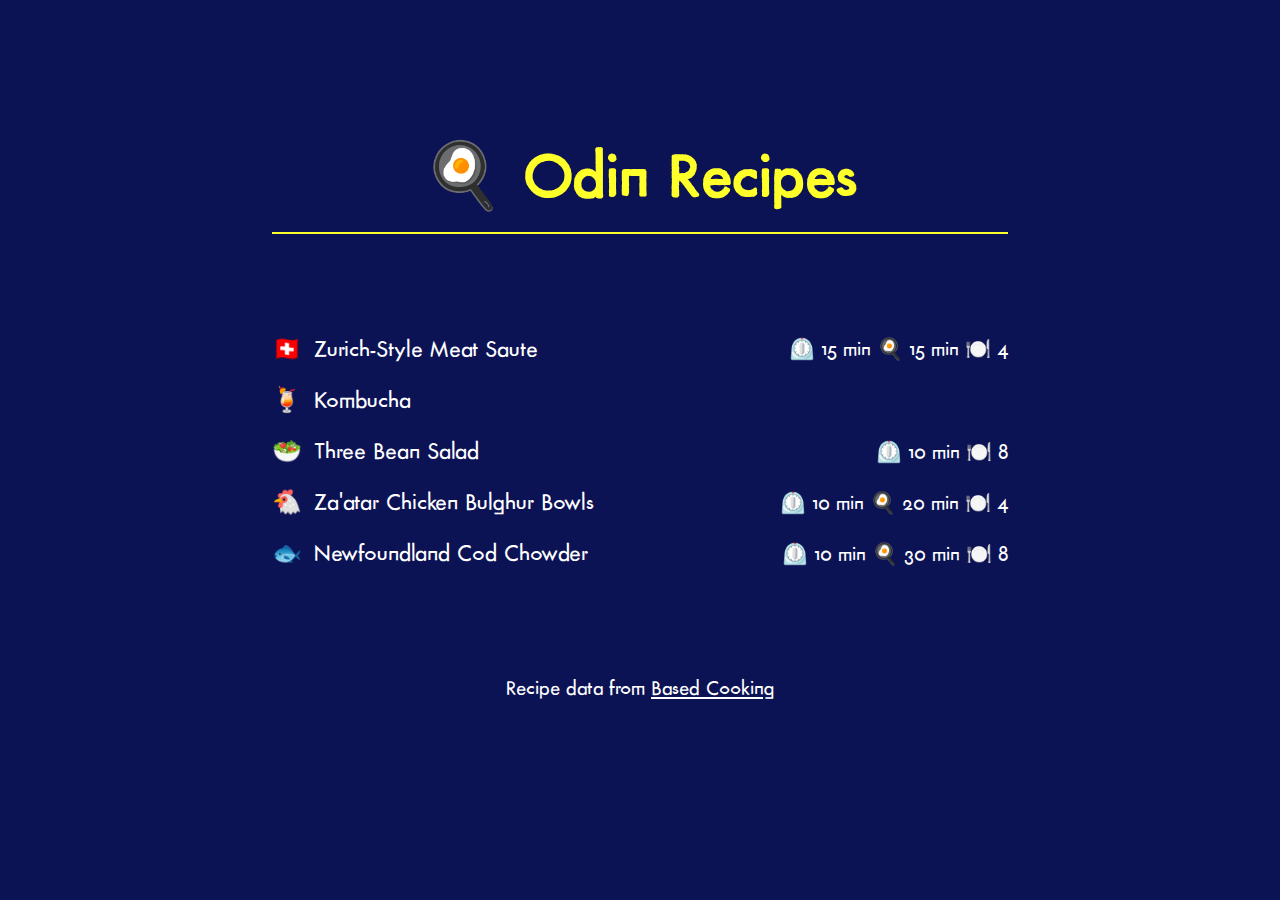
<file: index.html>
<!DOCTYPE html>
<html lang="en">
  <head>
    <meta charset="UTF-8" />
    <meta name="viewport" content="width=device-width, initial-scale=1.0" />
    <link rel="stylesheet" href="./styles.css" />
    <title>Odin Recipes</title>
  </head>
  <body>
    <main>
      <h1 class="title title-main">🍳 Odin Recipes</h1>
      <ul class="recipe-list">
        <li class="recipe-item">
          <a
            class="recipe-link"
            data-id="zurich-meat"
            href="./pages/zurich-meat-saute.html"
            >Zurich-Style Meat Saute</a
          >
          <span>⏲️ 15 min 🍳 15 min 🍽️ 4</span>
        </li>
        <li class="recipe-item">
          <a class="recipe-link" data-id="kombucha" href="./pages/kombucha.html"
            >Kombucha</a
          >
        </li>
        <li class="recipe-item">
          <a
            class="recipe-link"
            data-id="three-bean-salad"
            href="./pages/three-bean-salad.html"
            >Three Bean Salad</a
          >

          <span>⏲️ 10 min 🍽️ 8</span>
        </li>
        <li class="recipe-item">
          <a
            class="recipe-link"
            data-id="chicken-bulghur"
            href="./pages/zaatar-chicken-bulgur-bowls.html"
            >Za'atar Chicken Bulghur Bowls
          </a>

          <span>⏲️ 10 min 🍳 20 min 🍽️ 4</span>
        </li>
        <li class="recipe-item">
          <a
            class="recipe-link"
            data-id="newfoundland"
            href="./pages/newfoundland-cod-chowder.html"
            >Newfoundland Cod Chowder
          </a>

          <span>⏲️ 10 min 🍳 30 min 🍽️ 8</span>
        </li>
      </ul>
      <p class="origin-link">
        Recipe data from <a href="https://based.cooking/">Based Cooking</a>
      </p>
    </main>
  </body>
</html>
</file>
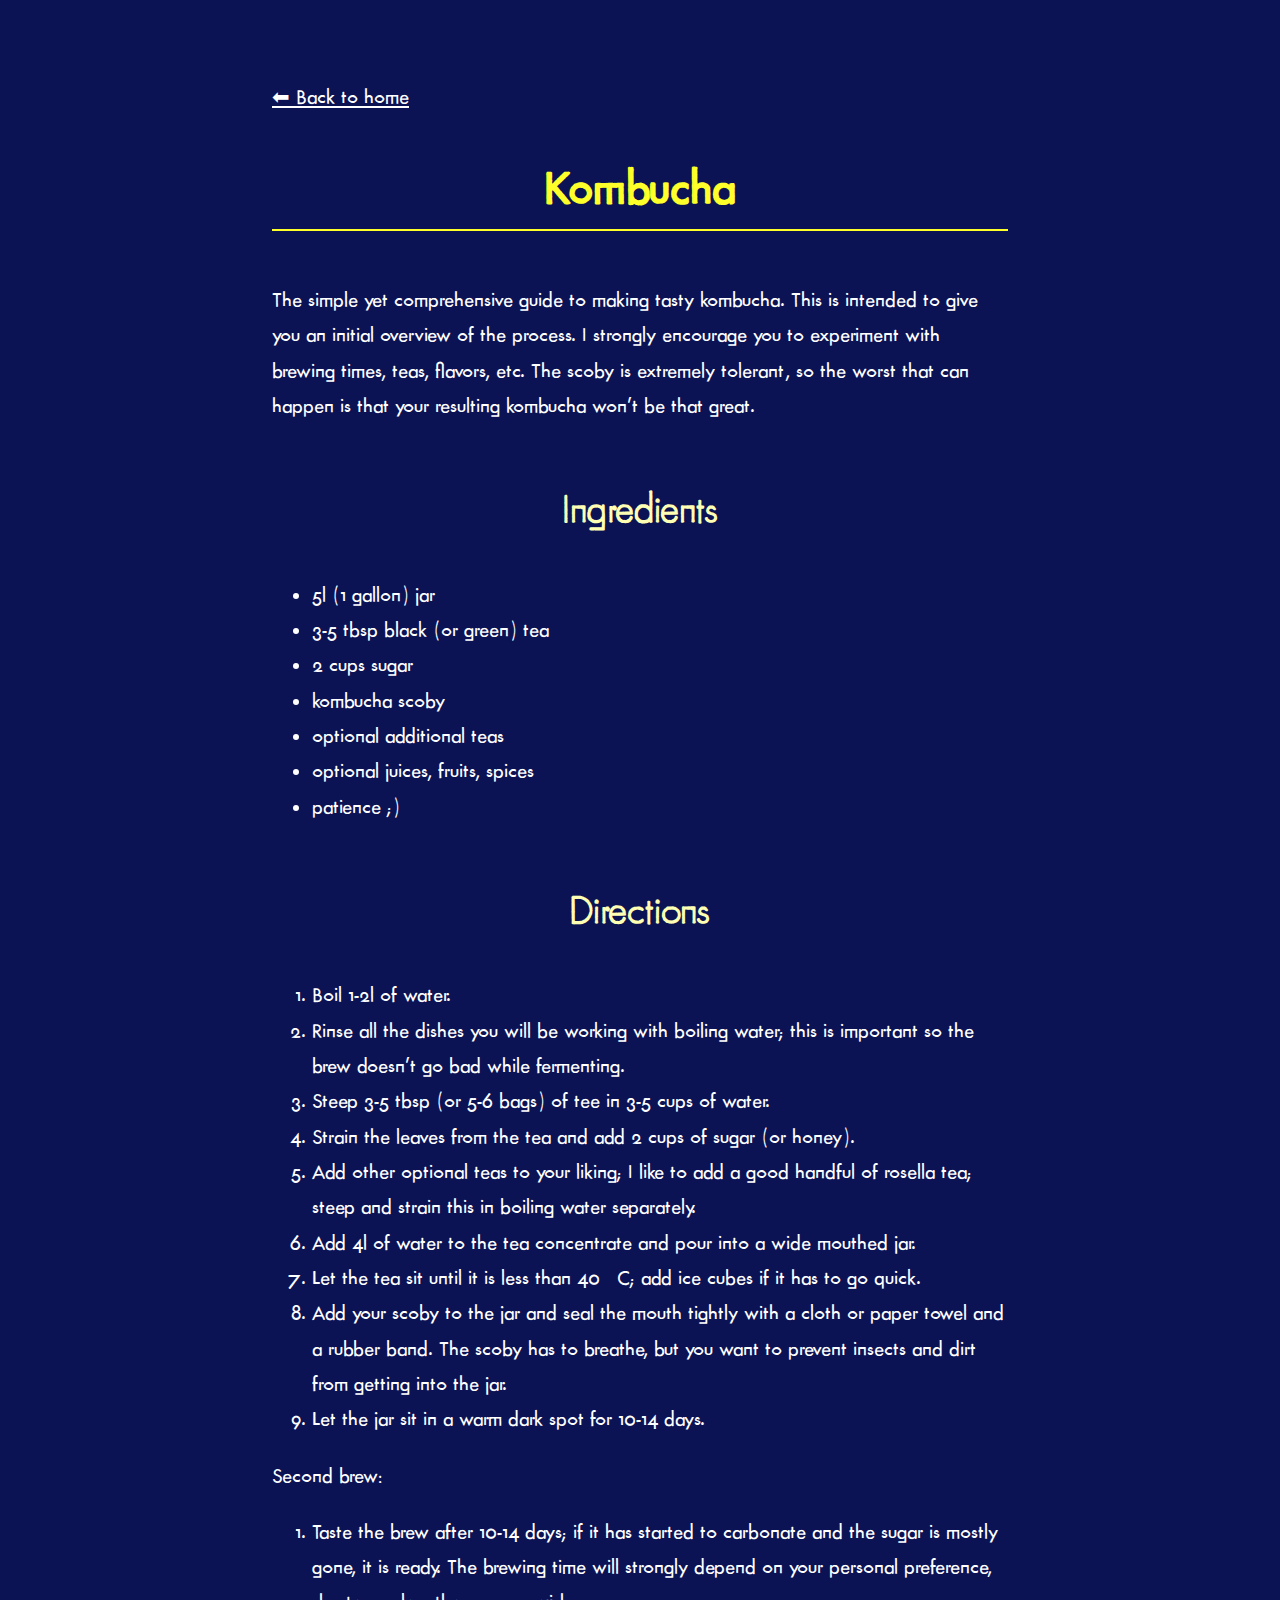
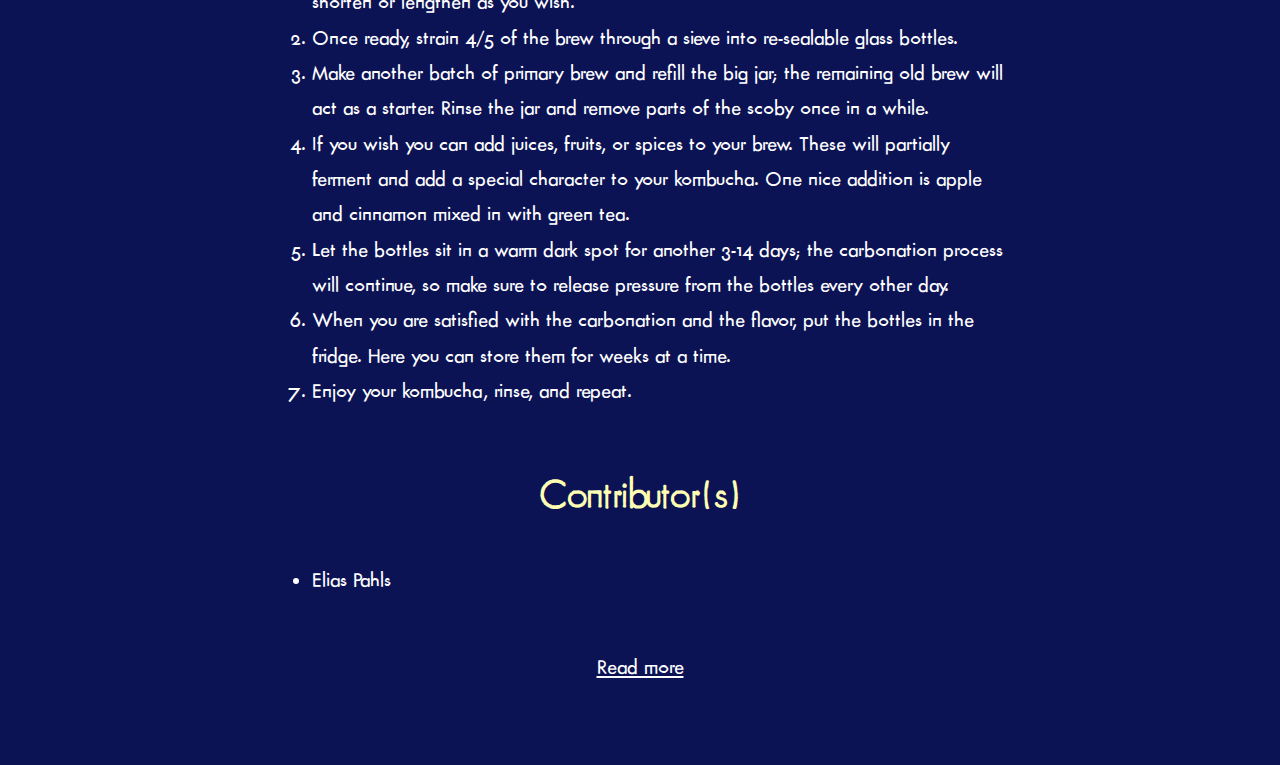
<file: pages/kombucha.html>
<!DOCTYPE html>
<html lang="en">
  <head>
    <meta charset="UTF-8" />
    <meta name="viewport" content="width=device-width, initial-scale=1.0" />
    <link rel="stylesheet" href="../styles.css" />
    <title>Zurich-Style Meat Saute</title>
  </head>
  <body>
    <main>
      <a href="/">⬅ Back to home</a>
      <h1 class="title title-recipe">Kombucha</h1>

      <article>
        <div class="recipe-intro">
          <p>
            The simple yet comprehensive guide to making tasty kombucha. This is
            intended to give you an initial overview of the process. I strongly
            encourage you to experiment with brewing times, teas, flavors, etc.
            The scoby is extremely tolerant, so the worst that can happen is
            that your resulting kombucha won’t be that great.
          </p>
        </div>

        <div class="recipe-ing">
          <h2 class="title title-steps">Ingredients</h2>
          <ul>
            <li>5l (1 gallon) jar</li>
            <li>3-5 tbsp black (or green) tea</li>
            <li>2 cups sugar</li>
            <li>kombucha scoby</li>
            <li>optional additional teas</li>
            <li>optional juices, fruits, spices</li>
            <li>patience ;)</li>
          </ul>
        </div>

        <div class="recipe-directions">
          <h2 class="title title-steps">Directions</h2>
          <ol>
            <li>Boil 1-2l of water.</li>
            <li>
              Rinse all the dishes you will be working with boiling water; this
              is important so the brew doesn’t go bad while fermenting.
            </li>
            <li>Steep 3-5 tbsp (or 5-6 bags) of tee in 3-5 cups of water.</li>
            <li>
              Strain the leaves from the tea and add 2 cups of sugar (or honey).
            </li>
            <li>
              Add other optional teas to your liking; I like to add a good
              handful of rosella tea; steep and strain this in boiling water
              separately.
            </li>
            <li>
              Add 4l of water to the tea concentrate and pour into a wide
              mouthed jar.
            </li>
            <li>
              Let the tea sit until it is less than 40°C; add ice cubes if it
              has to go quick.
            </li>
            <li>
              Add your scoby to the jar and seal the mouth tightly with a cloth
              or paper towel and a rubber band. The scoby has to breathe, but
              you want to prevent insects and dirt from getting into the jar.
            </li>
            <li>Let the jar sit in a warm dark spot for 10-14 days.</li>
          </ol>

          <p>Second brew:</p>

          <ol>
            <li>
              Taste the brew after 10-14 days; if it has started to carbonate
              and the sugar is mostly gone, it is ready. The brewing time will
              strongly depend on your personal preference, shorten or lengthen
              as you wish.
            </li>
            <li>
              Once ready, strain 4/5 of the brew through a sieve into
              re-sealable glass bottles.
            </li>
            <li>
              Make another batch of primary brew and refill the big jar; the
              remaining old brew will act as a starter. Rinse the jar and remove
              parts of the scoby once in a while.
            </li>
            <li>
              If you wish you can add juices, fruits, or spices to your brew.
              These will partially ferment and add a special character to your
              kombucha. One nice addition is apple and cinnamon mixed in with
              green tea.
            </li>
            <li>
              Let the bottles sit in a warm dark spot for another 3-14 days; the
              carbonation process will continue, so make sure to release
              pressure from the bottles every other day.
            </li>
            <li>
              When you are satisfied with the carbonation and the flavor, put
              the bottles in the fridge. Here you can store them for weeks at a
              time.
            </li>
            <li>Enjoy your kombucha, rinse, and repeat.</li>
          </ol>
        </div>

        <div class="recipe-cont">
          <h2 class="title title-steps">Contributor(s)</h2>
          <ul>
            <li>Elias Pahls</li>
          </ul>
        </div>

        <div class="origin-link">
          <a href="https://based.cooking/kombucha/">Read more</a>
        </div>
      </article>
    </main>
  </body>
</html>
</file>
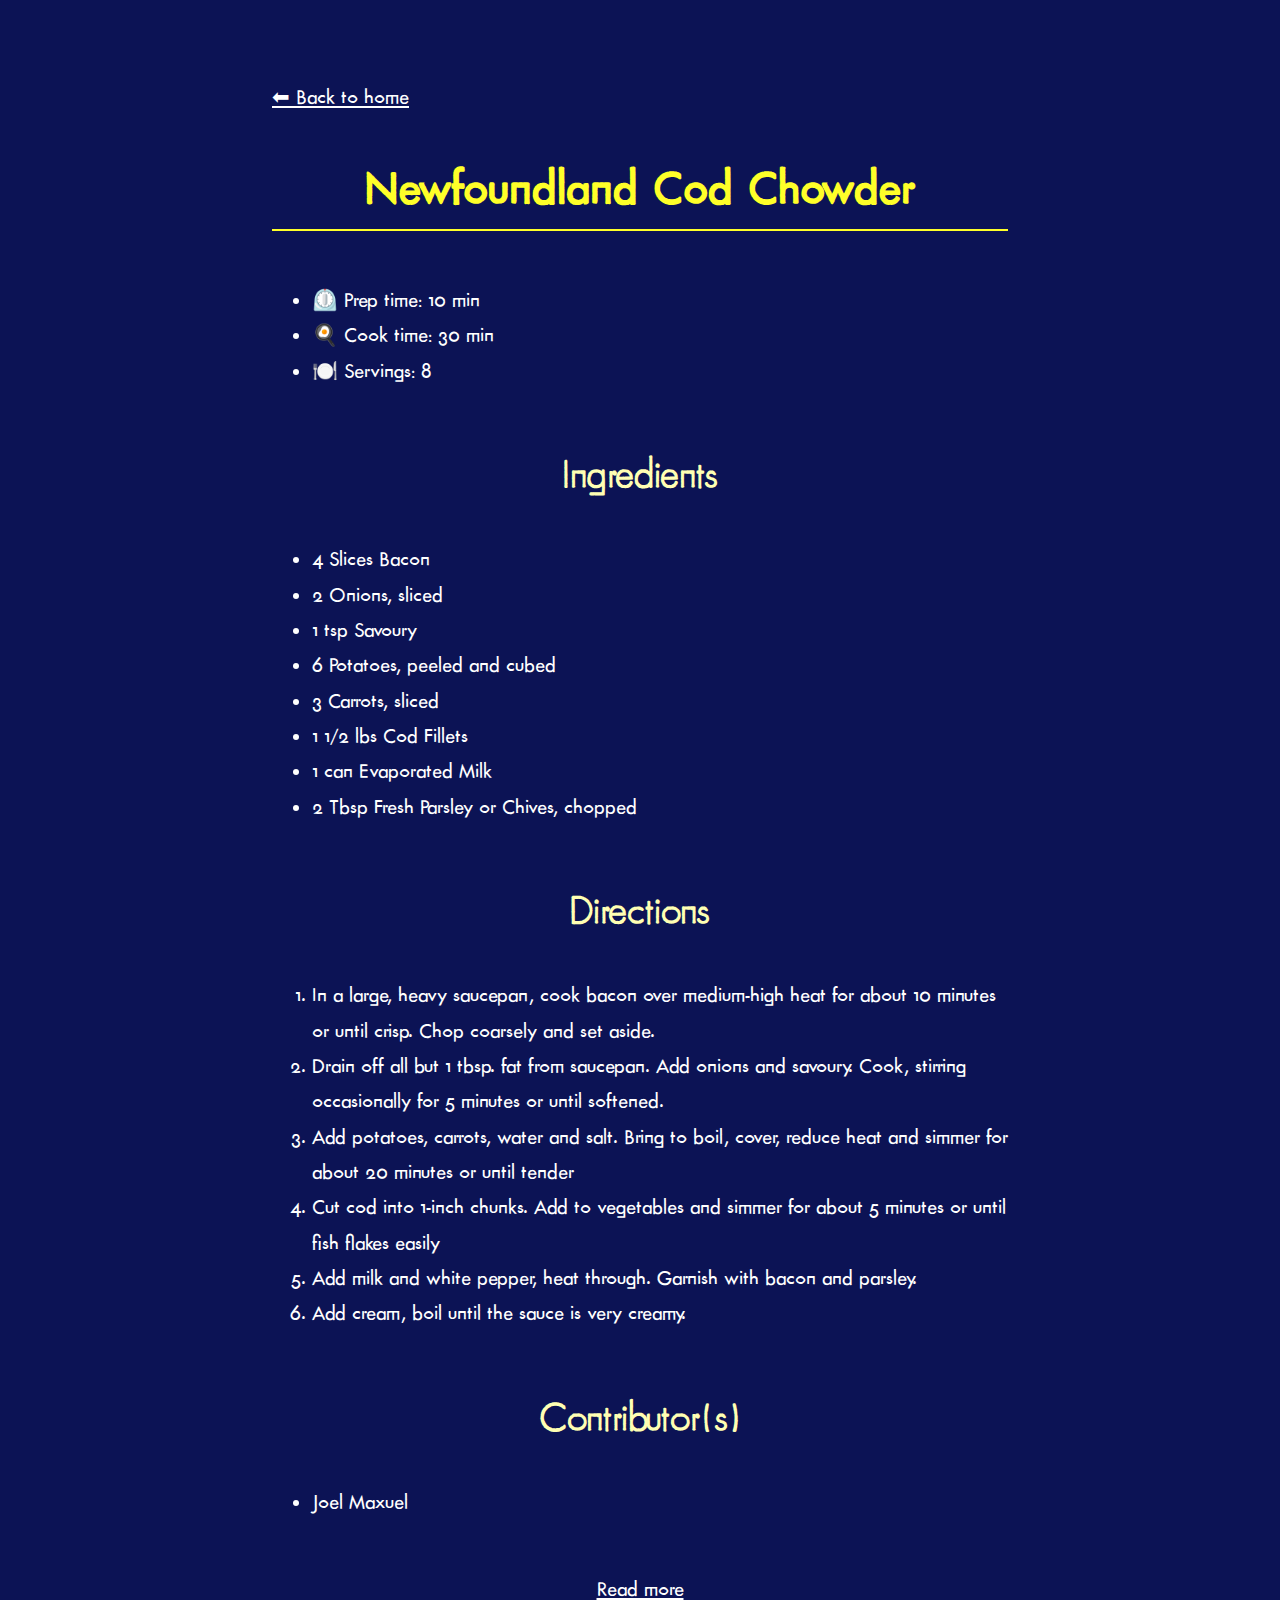
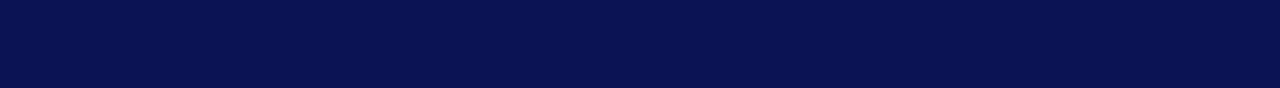
<file: pages/newfoundland-cod-chowder.html>
<!DOCTYPE html>
<html lang="en">
  <head>
    <meta charset="UTF-8" />
    <meta name="viewport" content="width=device-width, initial-scale=1.0" />
    <link rel="stylesheet" href="../styles.css" />
    <title>Zurich-Style Meat Saute</title>
  </head>
  <body>
    <main>
      <a href="/">⬅ Back to home</a>
      <h1 class="title title-recipe">Newfoundland Cod Chowder</h1>
      <article>
        <div class="recipe-intro">
          <ul>
            <li>⏲️ Prep time: 10 min</li>
            <li>🍳 Cook time: 30 min</li>
            <li>🍽️ Servings: 8</li>
          </ul>
        </div>

        <div class="recipe-ing">
          <h2 class="title title-steps">Ingredients</h2>
          <ul>
            <li>4 Slices Bacon</li>
            <li>2 Onions, sliced</li>
            <li>1 tsp Savoury</li>
            <li>6 Potatoes, peeled and cubed</li>
            <li>3 Carrots, sliced</li>
            <li>1 1/2 lbs Cod Fillets</li>
            <li>1 can Evaporated Milk</li>
            <li>2 Tbsp Fresh Parsley or Chives, chopped</li>
          </ul>
        </div>

        <div class="recipe-directions">
          <h2 class="title title-steps">Directions</h2>
          <ol>
            <li>
              In a large, heavy saucepan, cook bacon over medium-high heat for
              about 10 minutes or until crisp. Chop coarsely and set aside.
            </li>
            <li>
              Drain off all but 1 tbsp. fat from saucepan. Add onions and
              savoury. Cook, stirring occasionally for 5 minutes or until
              softened.
            </li>
            <li>
              Add potatoes, carrots, water and salt. Bring to boil, cover,
              reduce heat and simmer for about 20 minutes or until tender
            </li>
            <li>
              Cut cod into 1-inch chunks. Add to vegetables and simmer for about
              5 minutes or until fish flakes easily
            </li>
            <li>
              Add milk and white pepper, heat through. Garnish with bacon and
              parsley.
            </li>
            <li>Add cream, boil until the sauce is very creamy.</li>
          </ol>
        </div>

        <div class="recipe-cont">
          <h2 class="title title-steps">Contributor(s)</h2>
          <ul>
            <li>Joel Maxuel</li>
          </ul>
        </div>

        <div class="origin-link">
          <a href="https://based.cooking/newfoundland-cod-chowder/"
            >Read more</a
          >
        </div>
      </article>
    </main>
  </body>
</html>
</file>
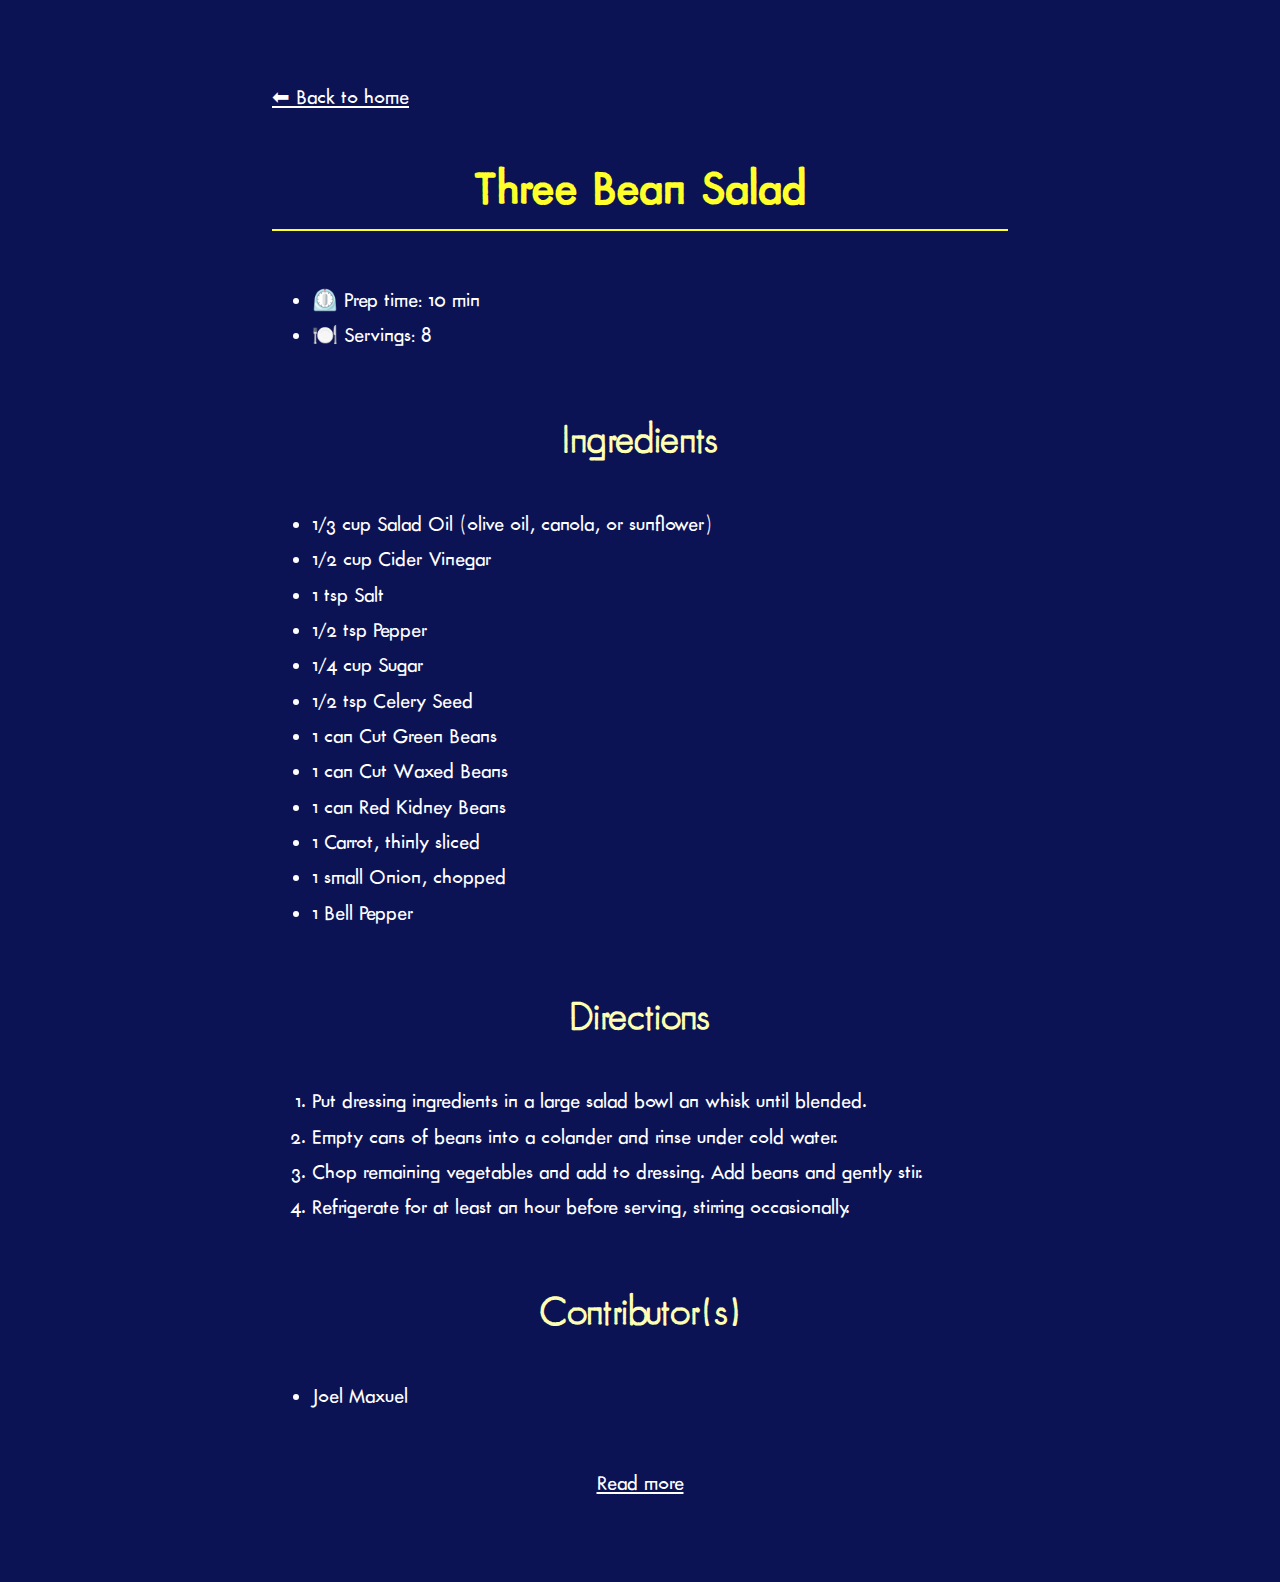
<file: pages/three-bean-salad.html>
<!DOCTYPE html>
<html lang="en">
  <head>
    <meta charset="UTF-8" />
    <meta name="viewport" content="width=device-width, initial-scale=1.0" />
    <link rel="stylesheet" href="../styles.css" />
    <title>Zurich-Style Meat Saute</title>
  </head>
  <body>
    <main>
      <a href="/">⬅ Back to home</a>
      <h1 class="title title-recipe">Three Bean Salad</h1>
      <article>
        <div class="recipe-intro">
          <ul>
            <li>⏲️ Prep time: 10 min</li>
            <li>🍽️ Servings: 8</li>
          </ul>
        </div>

        <div class="recipe-ing">
          <h2 class="title title-steps">Ingredients</h2>
          <ul>
            <li>1/3 cup Salad Oil (olive oil, canola, or sunflower)</li>
            <li>1/2 cup Cider Vinegar</li>
            <li>1 tsp Salt</li>
            <li>1/2 tsp Pepper</li>
            <li>1/4 cup Sugar</li>
            <li>1/2 tsp Celery Seed</li>
            <li>1 can Cut Green Beans</li>
            <li>1 can Cut Waxed Beans</li>
            <li>1 can Red Kidney Beans</li>
            <li>1 Carrot, thinly sliced</li>
            <li>1 small Onion, chopped</li>
            <li>1 Bell Pepper</li>
          </ul>
        </div>

        <div class="recipe-directions">
          <h2 class="title title-steps">Directions</h2>
          <ol>
            <li>
              Put dressing ingredients in a large salad bowl an whisk until
              blended.
            </li>
            <li>
              Empty cans of beans into a colander and rinse under cold water.
            </li>
            <li>
              Chop remaining vegetables and add to dressing. Add beans and
              gently stir.
            </li>
            <li>
              Refrigerate for at least an hour before serving, stirring
              occasionally.
            </li>
          </ol>
        </div>

        <div class="recipe-cont">
          <h2 class="title title-steps">Contributor(s)</h2>
          <ul>
            <li>Joel Maxuel</li>
          </ul>
        </div>

        <div class="origin-link">
          <a href="https://based.cooking/bean-salad/">Read more</a>
        </div>
      </article>
    </main>
  </body>
</html>
</file>
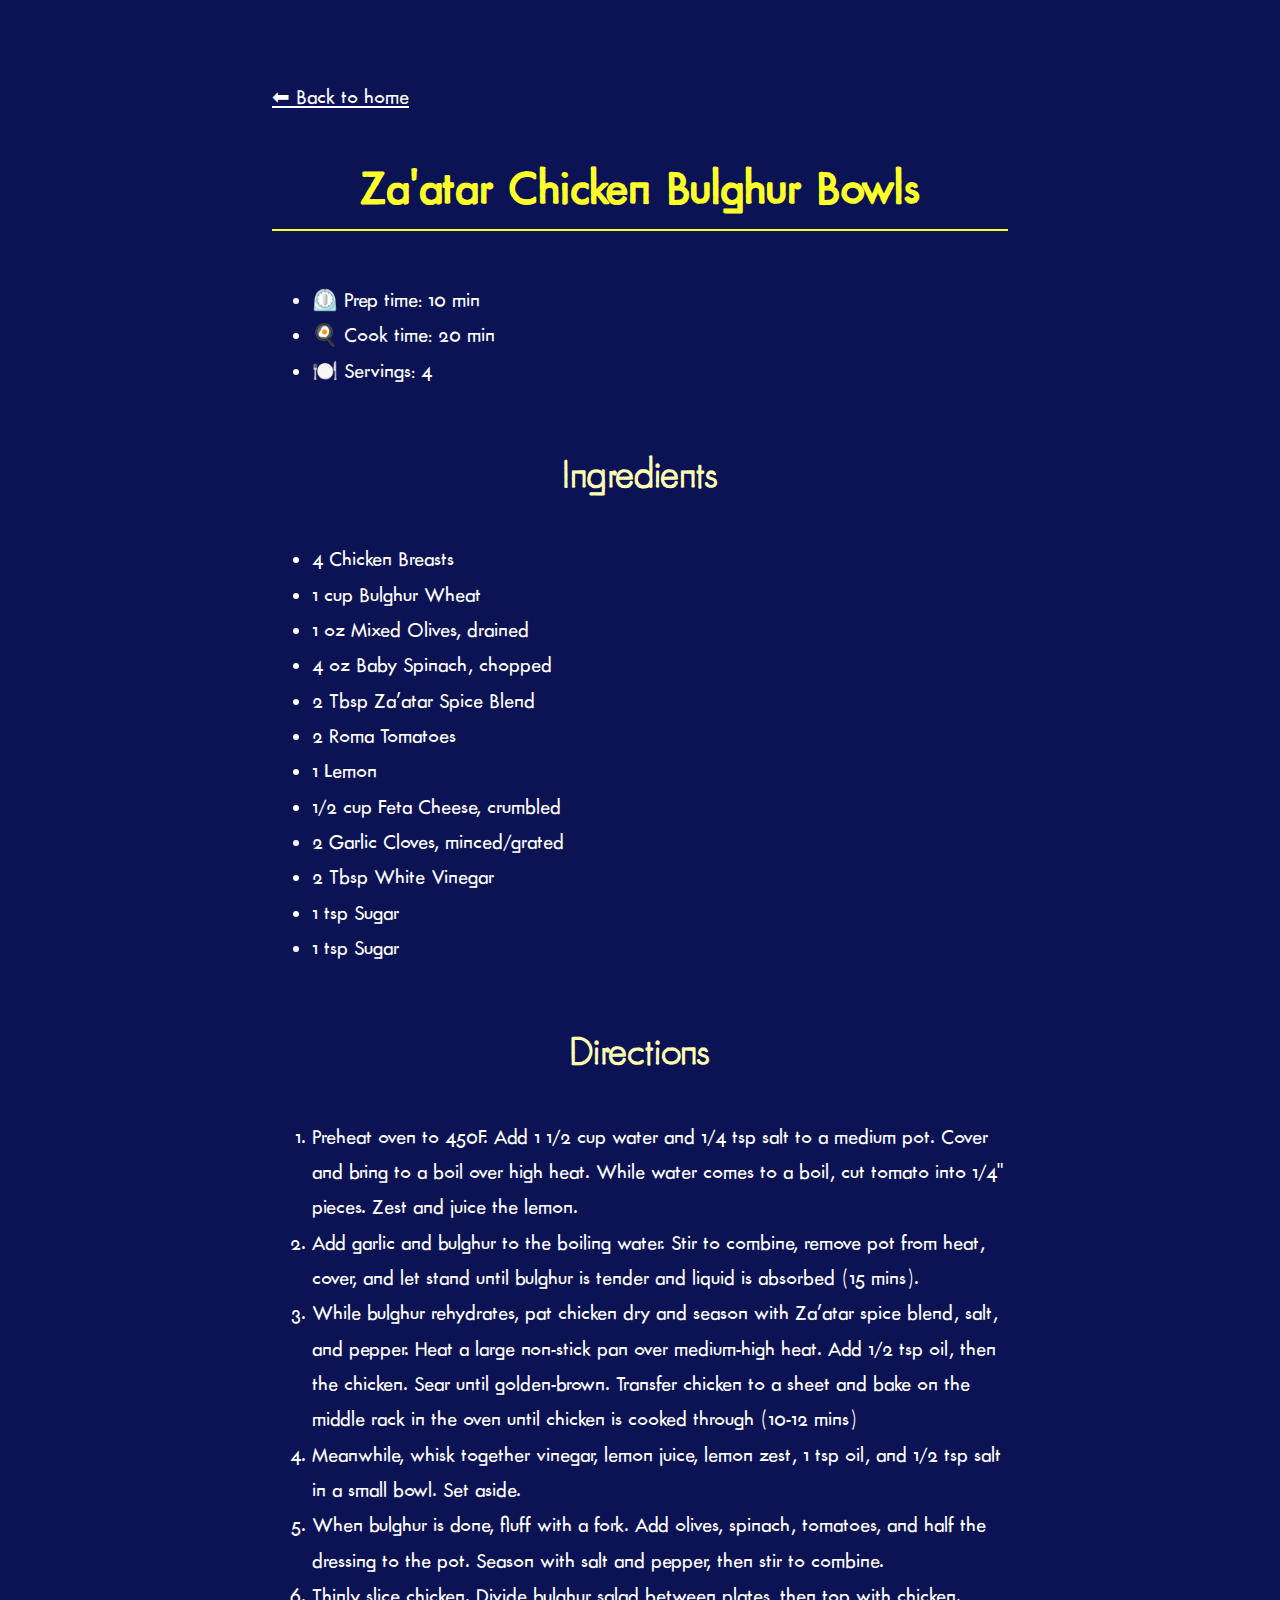
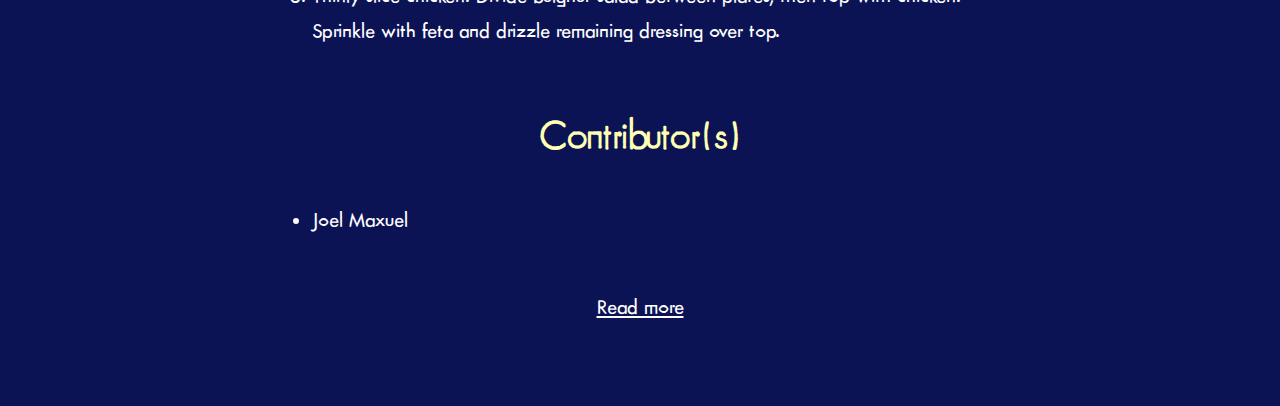
<file: pages/zaatar-chicken-bulgur-bowls.html>
<!DOCTYPE html>
<html lang="en">
  <head>
    <meta charset="UTF-8" />
    <meta name="viewport" content="width=device-width, initial-scale=1.0" />
    <link rel="stylesheet" href="../styles.css" />
    <title>Zurich-Style Meat Saute</title>
  </head>
  <body>
    <main>
      <a href="/">⬅ Back to home</a>
      <h1 class="title title-recipe">Za'atar Chicken Bulghur Bowls</h1>
      <article>
        <div class="recipe-intro">
          <ul>
            <li>⏲️ Prep time: 10 min</li>
            <li>🍳 Cook time: 20 min</li>
            <li>🍽️ Servings: 4</li>
          </ul>
        </div>

        <div class="recipe-ing">
          <h2 class="title title-steps">Ingredients</h2>
          <ul>
            <li>4 Chicken Breasts</li>
            <li>1 cup Bulghur Wheat</li>
            <li>1 oz Mixed Olives, drained</li>
            <li>4 oz Baby Spinach, chopped</li>
            <li>2 Tbsp Za’atar Spice Blend</li>
            <li>2 Roma Tomatoes</li>
            <li>1 Lemon</li>
            <li>1/2 cup Feta Cheese, crumbled</li>
            <li>2 Garlic Cloves, minced/grated</li>
            <li>2 Tbsp White Vinegar</li>
            <li>1 tsp Sugar</li>
            <li>1 tsp Sugar</li>
          </ul>
        </div>

        <div class="recipe-directions">
          <h2 class="title title-steps">Directions</h2>
          <ol>
            <li>
              Preheat oven to 450F. Add 1 1/2 cup water and 1/4 tsp salt to a
              medium pot. Cover and bring to a boil over high heat. While water
              comes to a boil, cut tomato into 1/4" pieces. Zest and juice the
              lemon.
            </li>
            <li>
              Add garlic and bulghur to the boiling water. Stir to combine,
              remove pot from heat, cover, and let stand until bulghur is tender
              and liquid is absorbed (15 mins).
            </li>
            <li>
              While bulghur rehydrates, pat chicken dry and season with Za’atar
              spice blend, salt, and pepper. Heat a large non-stick pan over
              medium-high heat. Add 1/2 tsp oil, then the chicken. Sear until
              golden-brown. Transfer chicken to a sheet and bake on the middle
              rack in the oven until chicken is cooked through (10-12 mins)
            </li>
            <li>
              Meanwhile, whisk together vinegar, lemon juice, lemon zest, 1 tsp
              oil, and 1/2 tsp salt in a small bowl. Set aside.
            </li>
            <li>
              When bulghur is done, fluff with a fork. Add olives, spinach,
              tomatoes, and half the dressing to the pot. Season with salt and
              pepper, then stir to combine.
            </li>
            <li>
              Thinly slice chicken. Divide bulghur salad between plates, then
              top with chicken. Sprinkle with feta and drizzle remaining
              dressing over top.
            </li>
          </ol>
        </div>

        <div class="recipe-cont">
          <h2 class="title title-steps">Contributor(s)</h2>
          <ul>
            <li>Joel Maxuel</li>
          </ul>
        </div>

        <div class="origin-link">
          <a href="https://based.cooking/zaatar-chicken-bulgur-bowls/"
            >Read more</a
          >
        </div>
      </article>
    </main>
  </body>
</html>
</file>
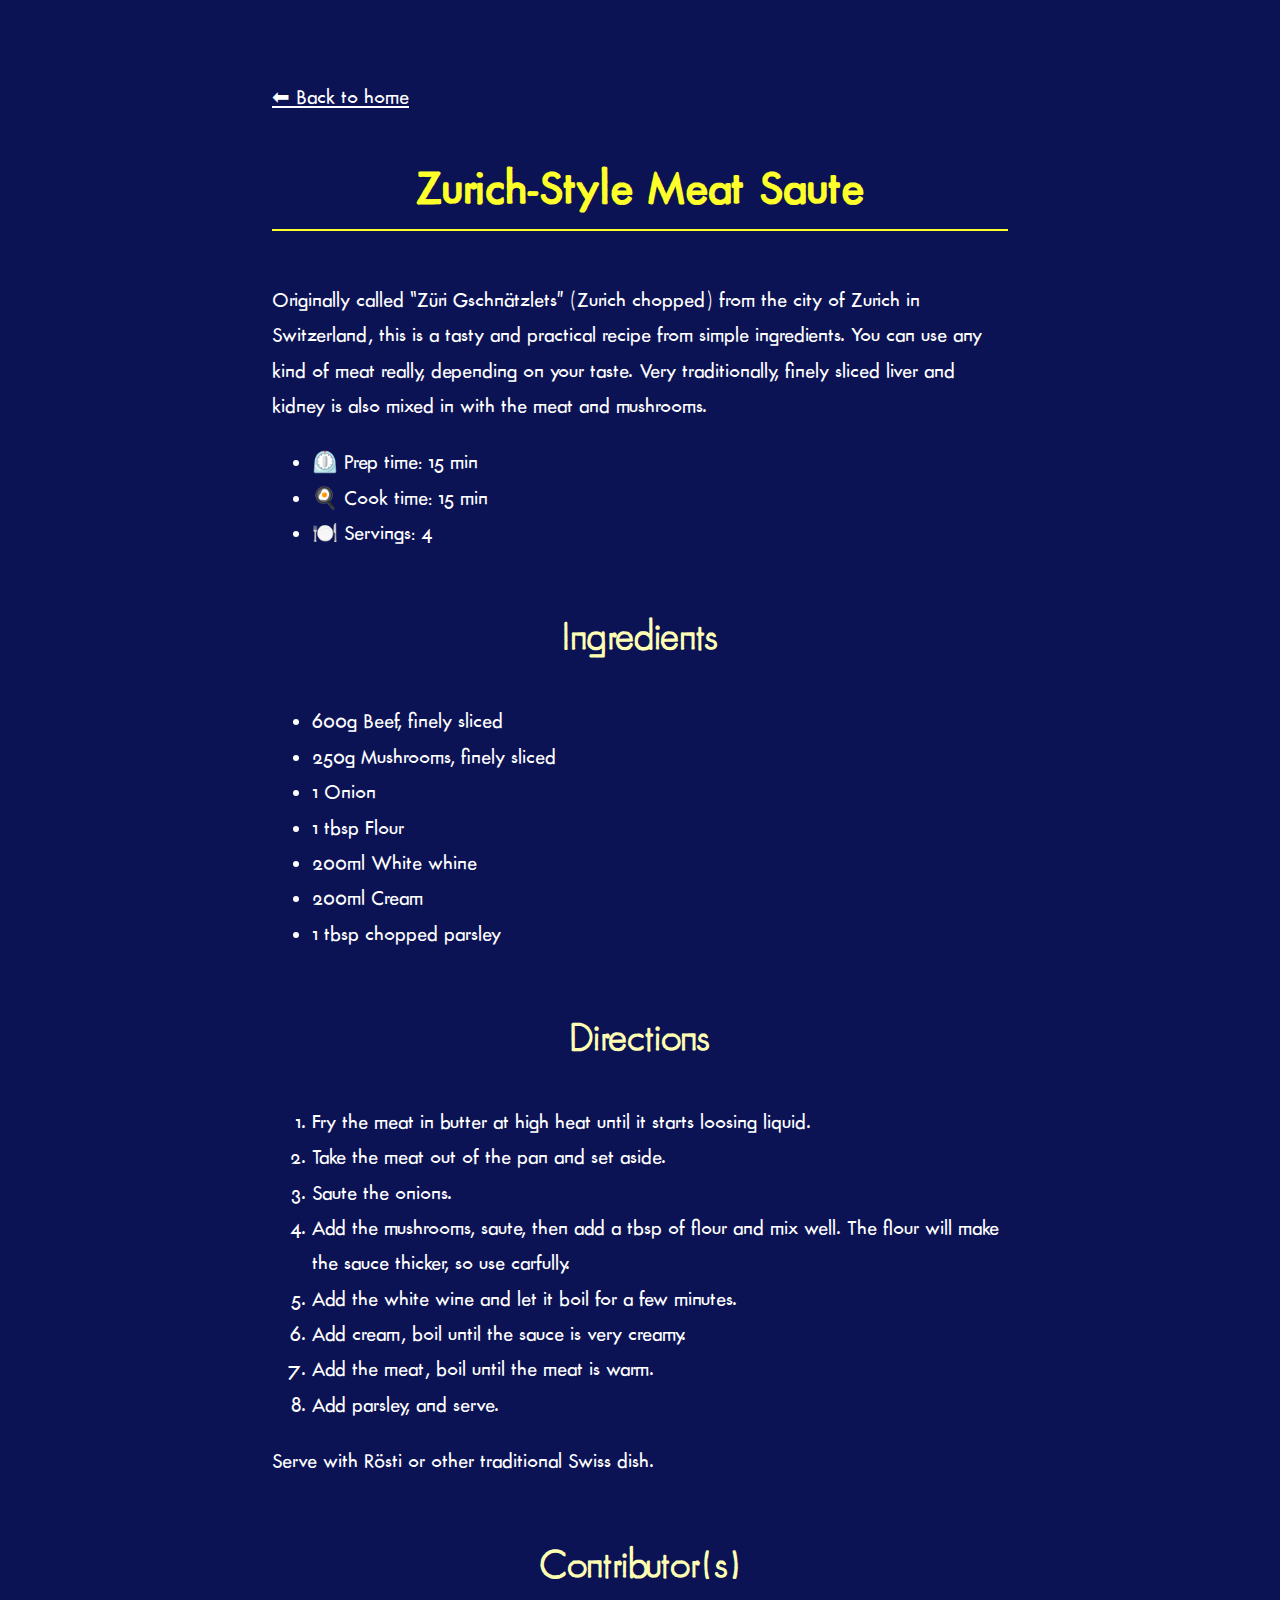
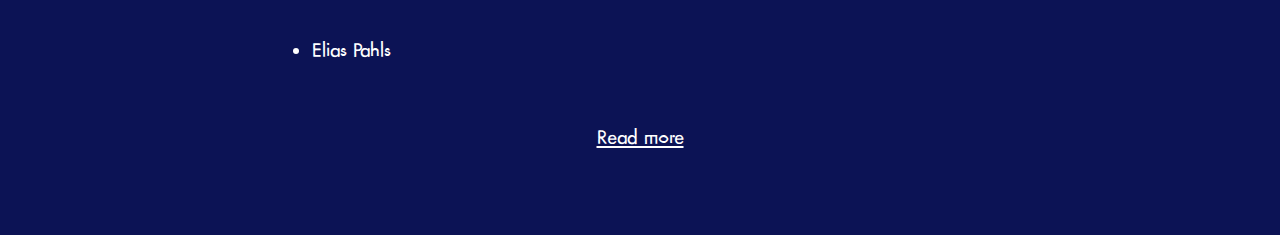
<file: pages/zurich-meat-saute.html>
<!DOCTYPE html>
<html lang="en">
  <head>
    <meta charset="UTF-8" />
    <meta name="viewport" content="width=device-width, initial-scale=1.0" />
    <link rel="stylesheet" href="../styles.css" />
    <title>Zurich-Style Meat Saute</title>
  </head>
  <body>
    <main>
      <a href="/">⬅ Back to home</a>
      <h1 class="title title-recipe">Zurich-Style Meat Saute</h1>
      <article>
        <div class="recipe-intro">
          <p>
            Originally called “Züri Gschnätzlets” (Zurich chopped) from the city
            of Zurich in Switzerland, this is a tasty and practical recipe from
            simple ingredients. You can use any kind of meat really, depending
            on your taste. Very traditionally, finely sliced liver and kidney is
            also mixed in with the meat and mushrooms.
          </p>
          <ul>
            <li>⏲️ Prep time: 15 min</li>
            <li>🍳 Cook time: 15 min</li>
            <li>🍽️ Servings: 4</li>
          </ul>
        </div>

        <div class="recipe-ing">
          <h2 class="title title-steps">Ingredients</h2>
          <ul>
            <li>600g Beef, finely sliced</li>
            <li>250g Mushrooms, finely sliced</li>
            <li>1 Onion</li>
            <li>1 tbsp Flour</li>
            <li>200ml White whine</li>
            <li>200ml Cream</li>
            <li>1 tbsp chopped parsley</li>
          </ul>
        </div>

        <div class="recipe-directions">
          <h2 class="title title-steps">Directions</h2>
          <ol>
            <li>
              Fry the meat in butter at high heat until it starts loosing
              liquid.
            </li>
            <li>Take the meat out of the pan and set aside.</li>
            <li>Saute the onions.</li>
            <li>
              Add the mushrooms, saute, then add a tbsp of flour and mix well.
              The flour will make the sauce thicker, so use carfully.
            </li>
            <li>Add the white wine and let it boil for a few minutes.</li>
            <li>Add cream, boil until the sauce is very creamy.</li>
            <li>Add the meat, boil until the meat is warm.</li>
            <li>Add parsley, and serve.</li>
          </ol>
          <p>Serve with Rösti or other traditional Swiss dish.</p>
        </div>

        <div class="recipe-cont">
          <h2 class="title title-steps">Contributor(s)</h2>
          <ul>
            <li>Elias Pahls</li>
          </ul>
        </div>

        <div class="origin-link">
          <a href="https://based.cooking/zurich-sytle-meat-saute/">Read more</a>
        </div>
      </article>
    </main>
  </body>
</html>
</file>
<file: styles.css>
*,
*::after,
*::before {
  box-sizing: border-box;
}

/* CUSTOM FONT / */

@font-face {
  font-family: 'FuturaRennerRegular';
  src: url('./assets/fonts/FuturaRenner-Regular.woff2') format('woff2'),
    url('./assets/fonts/FuturaRenner-Regular.woff') format('woff'),
    url('./assets/fonts/FuturaRenner-Regular.ttf') format('truetype');
}

@font-face {
  font-family: 'FuturaRennerLight';
  src: url('./assets/fonts/FuturaRenner-Light.woff2') format('woff2'),
    url('./assets/fonts/FuturaRenner-Light.woff') format('woff'),
    url('./assets/fonts/FuturaRenner-Light.ttf') format('truetype');
}

/* CUSTOM FONT \ */

/* GENERAL STYLING / */

body {
  padding: 0;
  margin: 0;
  font-family: 'FuturaRennerRegular', Arial, sans-serif;
  background-color: hsl(234, 75%, 19%);
  color: hsl(0, 0%, 100%);
  font-size: 1.3rem;
  line-height: 1.7;
}

main {
  max-width: 50rem;
  margin: 0 auto;
  padding: 5rem 2rem;
}

a {
  color: inherit;
  cursor: pointer;
}

/* GENERAL STYLING \ */

/* SITE TITLES / */

.title {
  text-align: center;
}

.title-steps {
  font-size: 2.5rem;
  color: hsl(60, 100%, 85%);
  font-family: 'FuturaRennerLight';
}

.title-main {
  font-size: 4rem;
  color: hsl(60, 100%, 58%);
  border-bottom: 2px solid hsl(60, 100%, 58%);
}

.title-recipe {
  font-size: 3rem;
  color: hsl(60, 100%, 58%);
  border-bottom: 2px solid hsl(60, 100%, 58%);
}

/* SITE TITLES \ */

/* HOMEPAGE RECIPE LIST / */

.recipe-list {
  list-style: none;
  display: flex;
  flex-direction: column;
  gap: 0.5em;
  margin: 6rem 0;
  padding: 0;
}

.recipe-list li {
  display: flex;
  justify-content: space-between;
}

.recipe-link {
  text-decoration: none;
  font-size: 1.5rem;
}

.recipe-link:hover {
  text-decoration: underline;
}

.recipe-item {
  display: flex;
  align-items: center;
}

.recipe-link::before {
  margin-right: 0.5em;
}

.recipe-link[data-id='kombucha']::before {
  content: '🍹';
}

.recipe-link[data-id='zurich-meat']::before {
  content: '🇨🇭';
}

.recipe-link[data-id='three-bean-salad']::before {
  content: '🥗';
}

.recipe-link[data-id='chicken-bulghur']::before {
  content: '🐔';
}

.recipe-link[data-id='newfoundland']::before {
  content: '🐟';
}

/* HOMEPAGE RECIPE LIST \ */

/* RECIPE PAGE / */

.recipe-intro,
.recipe-ing,
.recipe-directions,
.recipe-cont {
  margin: 2.5em 0;
}

/* RECIPE PAGE \ */

.origin-link {
  text-align: center;
}
</file>
